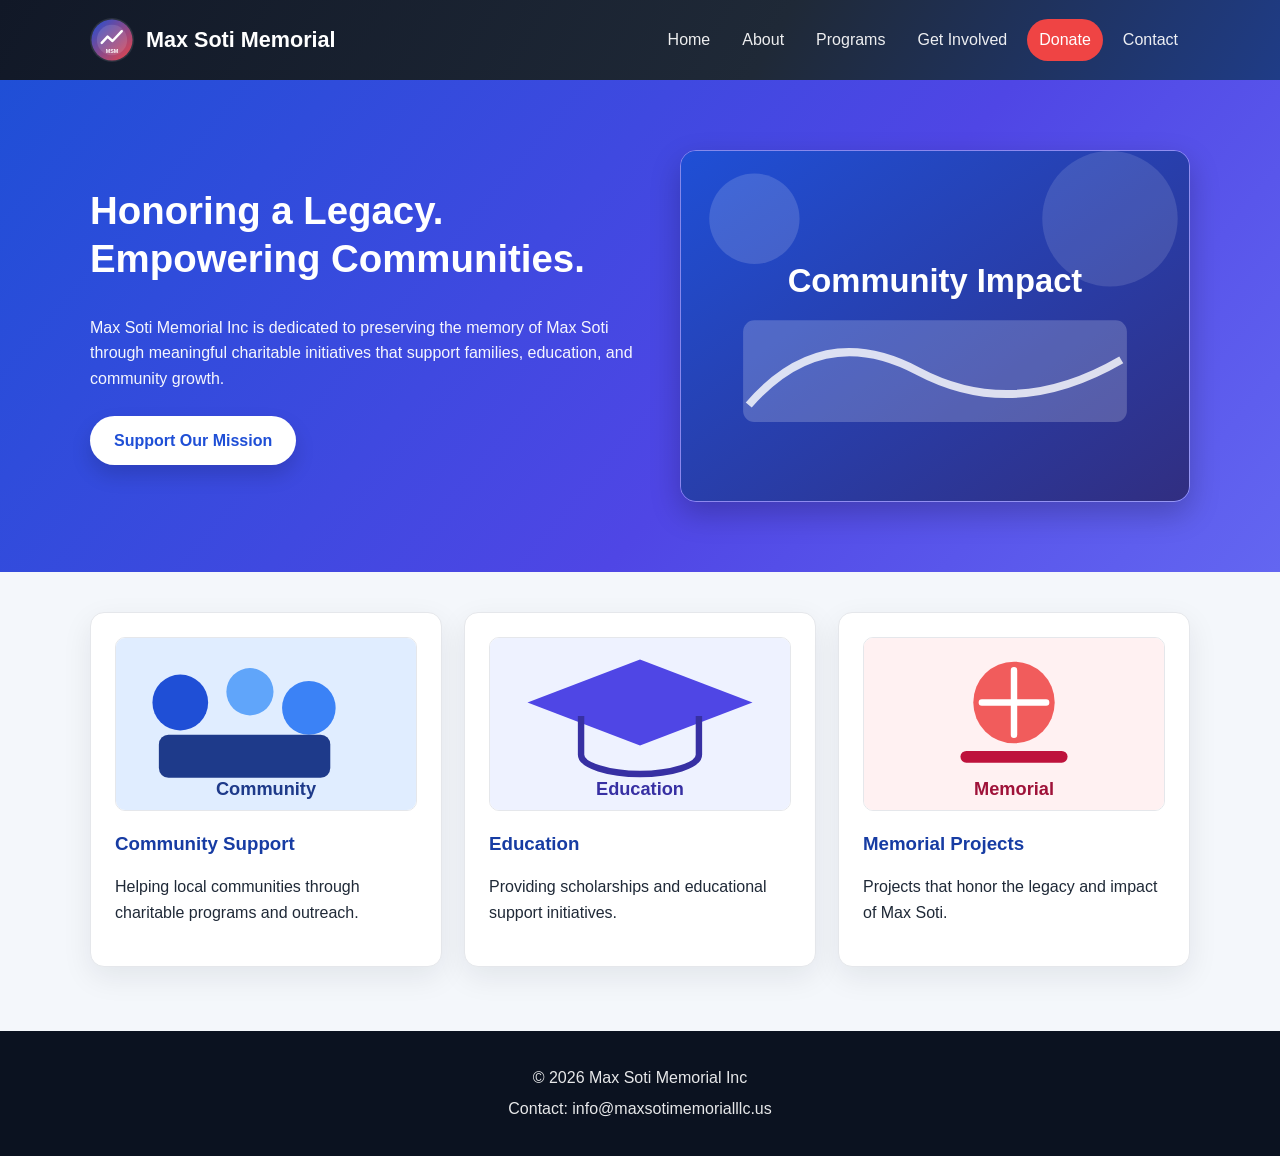
<file: index.html>
<!DOCTYPE html>
<html lang="en">
<head>
<meta charset="UTF-8">
<meta name="viewport" content="width=device-width, initial-scale=1.0">

<title>Max Soti Memorial Inc</title>

<link rel="stylesheet" href="css/style.css">

<meta name="description" content="Max Soti Memorial Inc is a nonprofit organization dedicated to honoring the legacy of Max Soti and supporting community initiatives.">

</head>

<body>

<header>

<div class="container nav">

<h1 class="brand-title"><img src="images/logo.svg" alt="Max Soti Memorial logo" class="brand-logo">Max Soti Memorial</h1>

<nav>
<a href="index.html">Home</a>
<a href="about.html">About</a>
<a href="programs.html">Programs</a>
<a href="get-involved.html">Get Involved</a>
<a href="donate.html" class="donate-btn">Donate</a>
<a href="contact.html">Contact</a>
</nav>

</div>

</header>

<section class="hero">
<div class="hero-content container">
  <div>
    <h2>Honoring a Legacy. Empowering Communities.</h2>

    <p>
    Max Soti Memorial Inc is dedicated to preserving the memory of Max Soti
    through meaningful charitable initiatives that support families,
    education, and community growth.
    </p>

    <a class="cta" href="donate.html">Support Our Mission</a>
  </div>

  <img src="images/hero-photo.svg" alt="Illustration of community impact" class="hero-image">
</div>
</section>

<section class="features container">

<div class="feature">
<img src="images/community.svg" alt="Community support illustration" class="card-image">
<h3>Community Support</h3>
<p>Helping local communities through charitable programs and outreach.</p>
</div>

<div class="feature">
<img src="images/education.svg" alt="Education support illustration" class="card-image">
<h3>Education</h3>
<p>Providing scholarships and educational support initiatives.</p>
</div>

<div class="feature">
<img src="images/memorial.svg" alt="Memorial projects illustration" class="card-image">
<h3>Memorial Projects</h3>
<p>Projects that honor the legacy and impact of Max Soti.</p>
</div>

</section>

<footer>

<p>
© 2026 Max Soti Memorial Inc
</p>

<p>
Contact: info@maxsotimemorialllc.us
</p>

</footer>

</body>
</html>
</file>
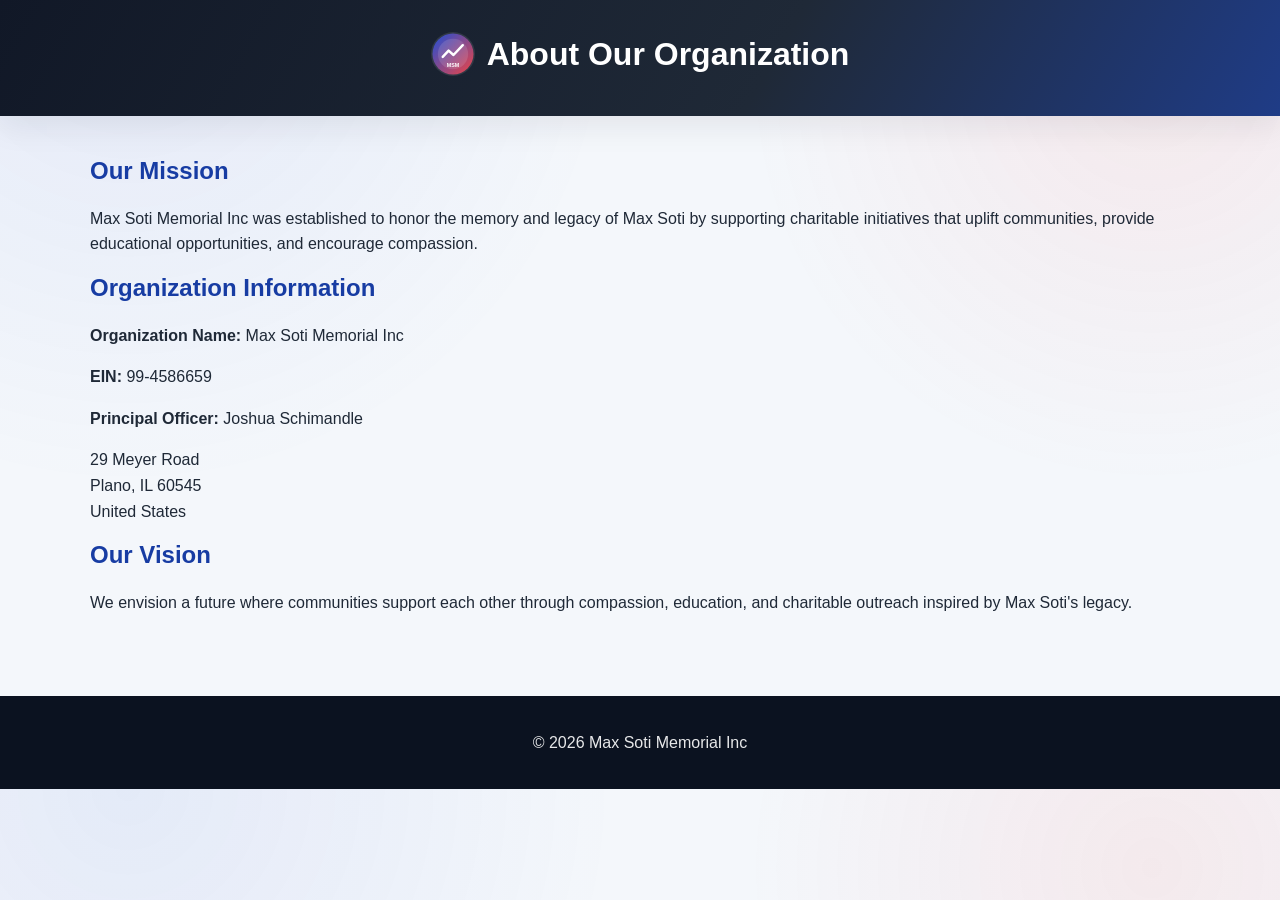
<file: about.html>
<!DOCTYPE html>
<html lang="en">
<head>

<meta charset="UTF-8">
<meta name="viewport" content="width=device-width, initial-scale=1.0">

<title>About | Max Soti Memorial Inc</title>

<link rel="stylesheet" href="css/style.css">

</head>

<body>

<header class="sub-header">
<h1 class="center-title"><img src="images/logo.svg" alt="Max Soti Memorial logo" class="brand-logo">About Our Organization</h1>
</header>

<section class="container">

<h2>Our Mission</h2>

<p>
Max Soti Memorial Inc was established to honor the memory and legacy of Max Soti
by supporting charitable initiatives that uplift communities,
provide educational opportunities, and encourage compassion.
</p>

<h2>Organization Information</h2>

<p><strong>Organization Name:</strong> Max Soti Memorial Inc</p>

<p><strong>EIN:</strong> 99-4586659</p>

<p><strong>Principal Officer:</strong> Joshua Schimandle</p>

<p>
29 Meyer Road<br>
Plano, IL 60545<br>
United States
</p>

<h2>Our Vision</h2>

<p>
We envision a future where communities support each other through compassion,
education, and charitable outreach inspired by Max Soti's legacy.
</p>

</section>

<footer>
<p>© 2026 Max Soti Memorial Inc</p>
</footer>

</body>
</html>
</file>
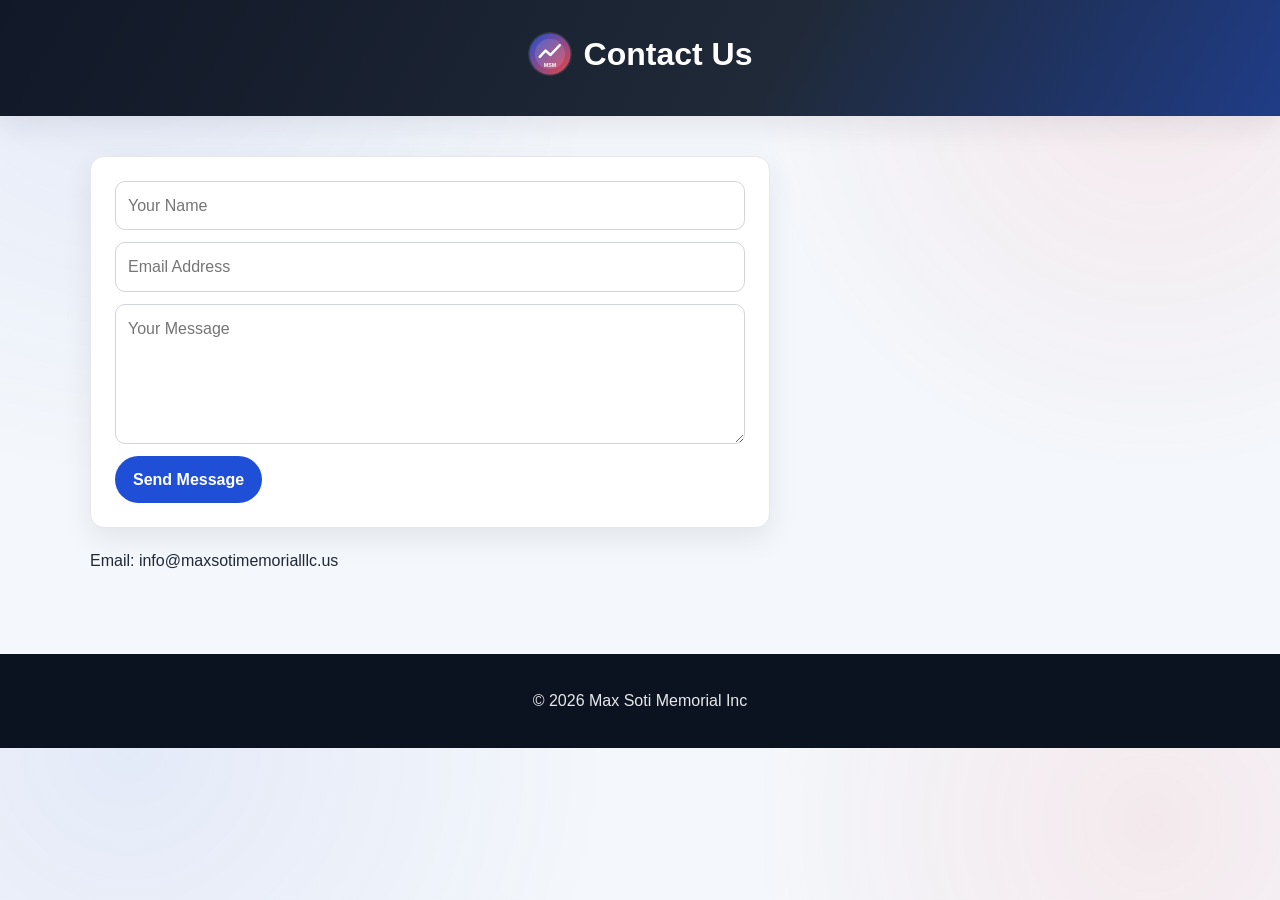
<file: contact.html>
<!DOCTYPE html>
<html lang="en">
<head>

<meta charset="UTF-8">
<meta name="viewport" content="width=device-width, initial-scale=1.0">

<title>Contact Us</title>

<link rel="stylesheet" href="css/style.css">

</head>

<body>

<header class="sub-header">
<h1 class="center-title"><img src="images/logo.svg" alt="Max Soti Memorial logo" class="brand-logo">Contact Us</h1>
</header>

<section class="container">

<form>

<input type="text" placeholder="Your Name" required>

<input type="email" placeholder="Email Address" required>

<textarea placeholder="Your Message"></textarea>

<button type="submit">Send Message</button>

</form>

<p>Email: info@maxsotimemorialllc.us</p>

</section>

<footer>
<p>© 2026 Max Soti Memorial Inc</p>
</footer>

</body>
</html>
</file>
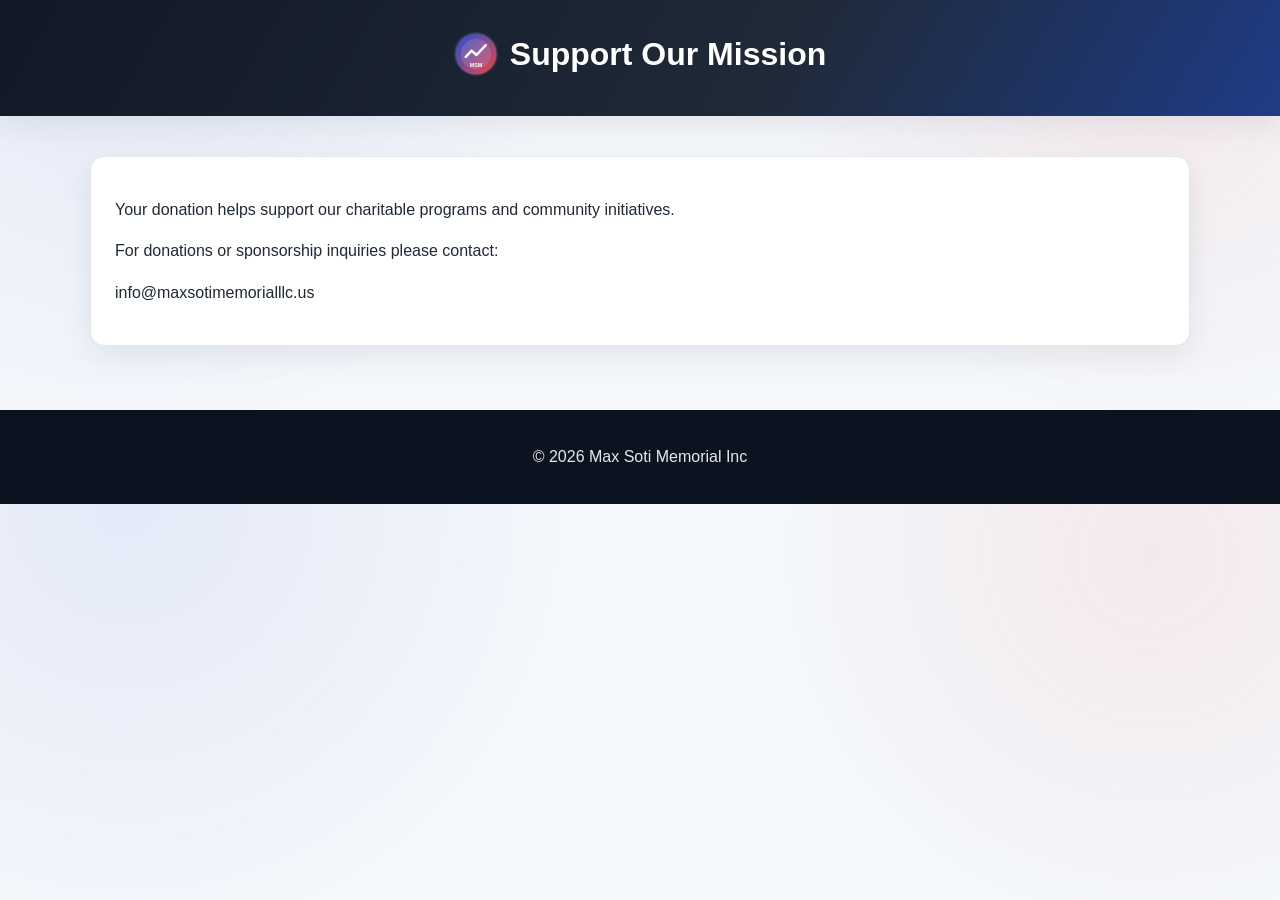
<file: donate.html>
<!DOCTYPE html>
<html lang="en">
<head>

<meta charset="UTF-8">
<meta name="viewport" content="width=device-width, initial-scale=1.0">

<title>Donate</title>

<link rel="stylesheet" href="css/style.css">

</head>

<body>

<header class="sub-header">
<h1 class="center-title"><img src="images/logo.svg" alt="Max Soti Memorial logo" class="brand-logo">Support Our Mission</h1>
</header>

<section class="container">

<div class="program">
<p>
Your donation helps support our charitable programs and community initiatives.
</p>



<p>
For donations or sponsorship inquiries please contact:
</p>

<p>
info@maxsotimemorialllc.us
</p>
</div>

</section>

<footer>
<p>© 2026 Max Soti Memorial Inc</p>
</footer>

</body>
</html>
</file>
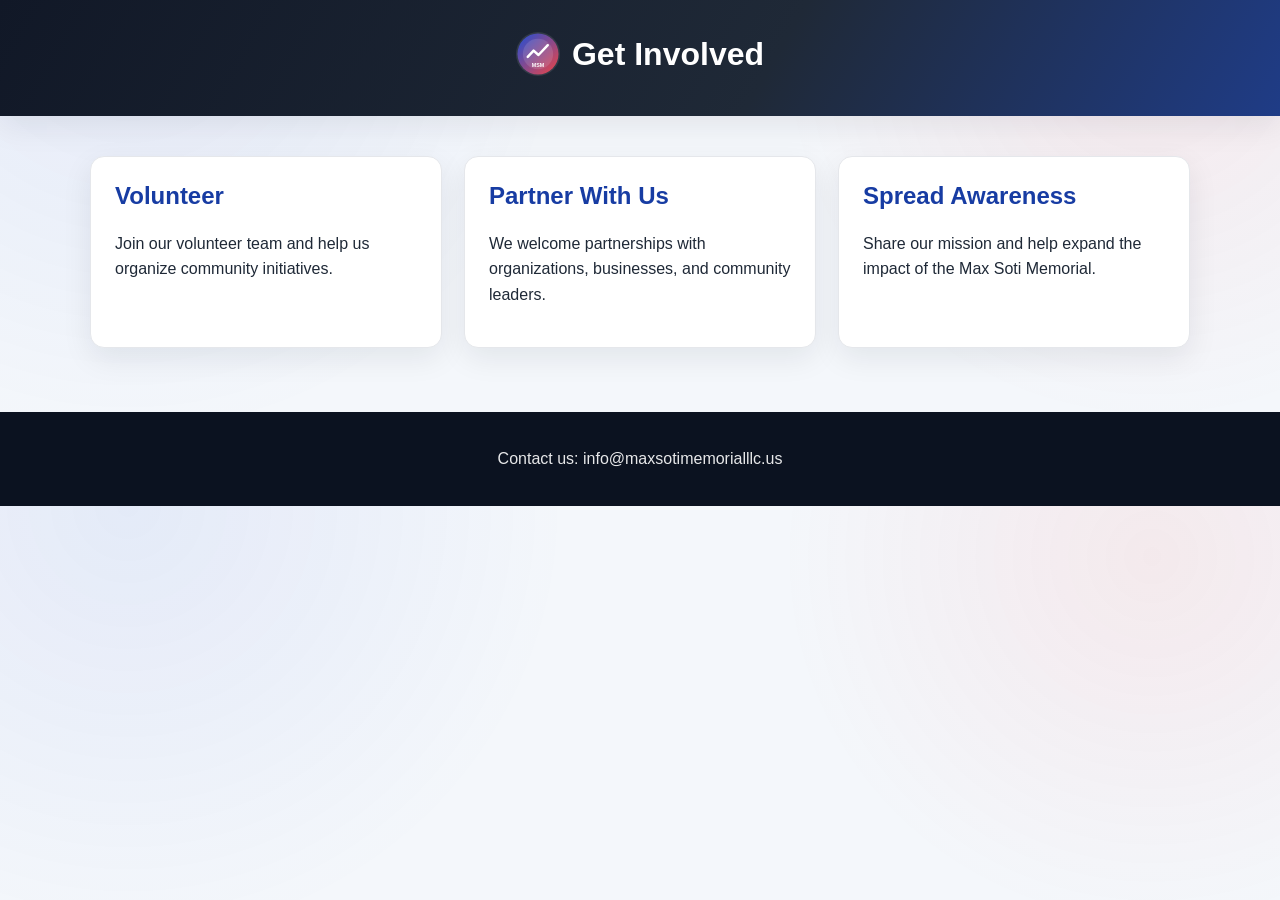
<file: get-involved.html>
<!DOCTYPE html>
<html lang="en">
<head>

<meta charset="UTF-8">
<meta name="viewport" content="width=device-width, initial-scale=1.0">

<title>Get Involved</title>

<link rel="stylesheet" href="css/style.css">

</head>

<body>

<header class="sub-header">
<h1 class="center-title"><img src="images/logo.svg" alt="Max Soti Memorial logo" class="brand-logo">Get Involved</h1>
</header>

<section class="container involvement-grid">

<div class="program">
<h2>Volunteer</h2>
<p>
Join our volunteer team and help us organize community initiatives.
</p>
</div>

<div class="program">
<h2>Partner With Us</h2>
<p>
We welcome partnerships with organizations, businesses, and community leaders.
</p>
</div>

<div class="program">
<h2>Spread Awareness</h2>
<p>
Share our mission and help expand the impact of the Max Soti Memorial.
</p>
</div>

</section>

<footer>
<p>Contact us: info@maxsotimemorialllc.us</p>
</footer>

</body>
</html>
</file>
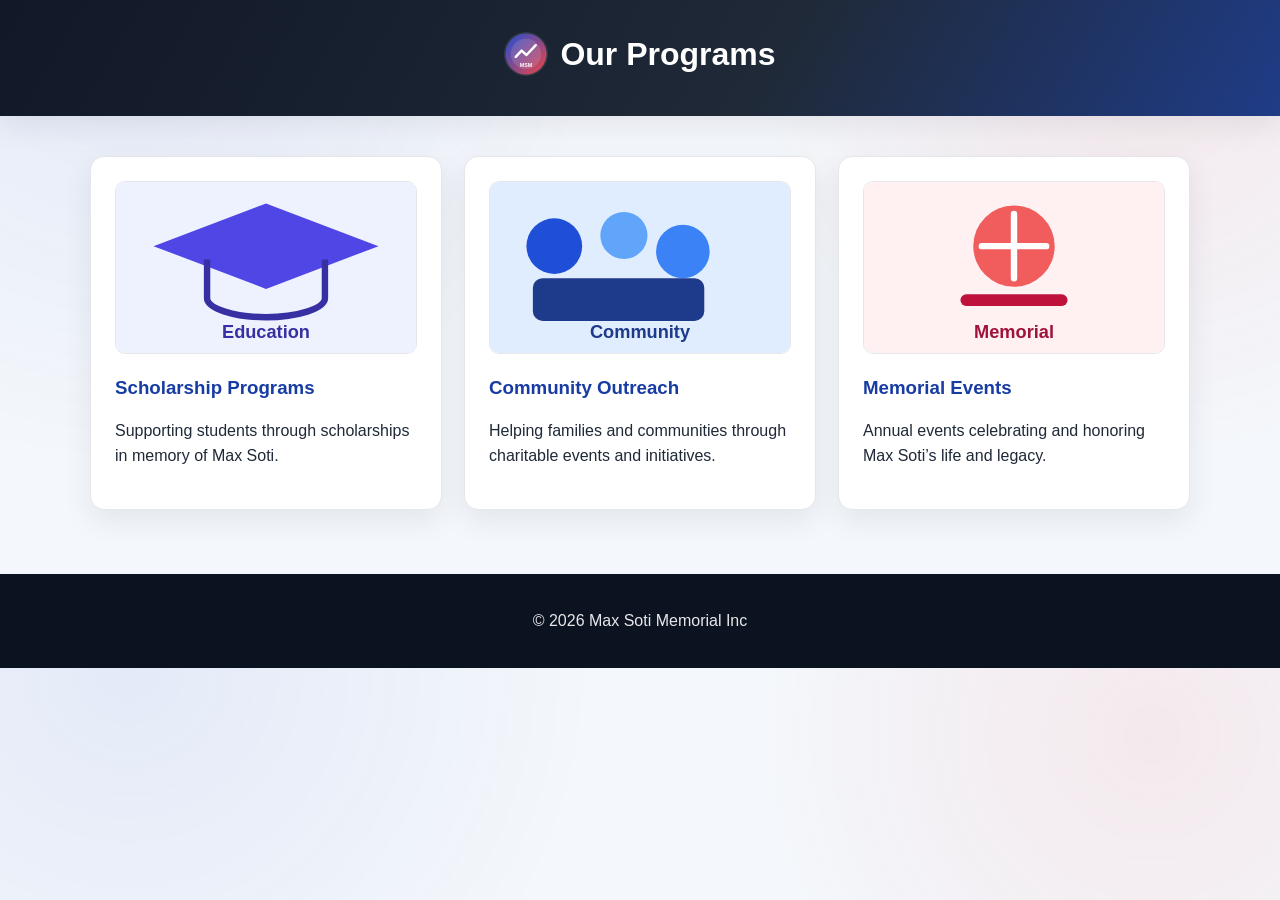
<file: programs.html>
<!DOCTYPE html>
<html lang="en">
<head>

<meta charset="UTF-8">
<meta name="viewport" content="width=device-width, initial-scale=1.0">

<title>Programs</title>

<link rel="stylesheet" href="css/style.css">

</head>

<body>

<header class="sub-header">
<h1 class="center-title"><img src="images/logo.svg" alt="Max Soti Memorial logo" class="brand-logo">Our Programs</h1>
</header>

<section class="container features">

<div class="program">
<img src="images/education.svg" alt="Scholarship program photo" class="card-image">
<h3>Scholarship Programs</h3>
<p>
Supporting students through scholarships in memory of Max Soti.
</p>
</div>

<div class="program">
<img src="images/community.svg" alt="Community outreach photo" class="card-image">
<h3>Community Outreach</h3>
<p>
Helping families and communities through charitable events and initiatives.
</p>
</div>

<div class="program">
<img src="images/memorial.svg" alt="Memorial events photo" class="card-image">
<h3>Memorial Events</h3>
<p>
Annual events celebrating and honoring Max Soti’s life and legacy.
</p>
</div>

</section>

<footer>
<p>© 2026 Max Soti Memorial Inc</p>
</footer>

</body>
</html>
</file>
<file: css/style.css>
:root {
  --primary: #1f4fd6;
  --primary-dark: #173ca3;
  --accent: #ef4444;
  --text: #1f2937;
  --surface: #ffffff;
  --bg: #f4f7fb;
  --border: #e5e7eb;
  --shadow: 0 10px 30px rgba(15, 23, 42, 0.08);
}

* {
  box-sizing: border-box;
}

body {
  font-family: "Segoe UI", Arial, sans-serif;
  margin: 0;
  color: var(--text);
  background:
    radial-gradient(circle at 10% 0%, rgba(31, 79, 214, 0.08), transparent 35%),
    radial-gradient(circle at 90% 10%, rgba(239, 68, 68, 0.08), transparent 30%),
    var(--bg);
  line-height: 1.6;
}

header {
  background: linear-gradient(120deg, #111827, #1f2937 60%, #1f4fd6 140%);
  color: white;
  padding: 18px 0;
  box-shadow: var(--shadow);
}

.sub-header {
  text-align: center;
  padding: 32px 20px;
}

h1,
h2,
h3 {
  margin-top: 0;
  line-height: 1.25;
}

p {
  color: var(--text);
}

.container {
  width: min(1100px, calc(100% - 2rem));
  margin: 0 auto;
  padding: 40px 0;
}

.brand-title,
.center-title {
  margin: 0;
  display: inline-flex;
  align-items: center;
  gap: 12px;
}

.brand-logo {
  width: 44px;
  height: 44px;
  border-radius: 999px;
  background: rgba(255, 255, 255, 0.1);
}

.nav {
  display: flex;
  justify-content: space-between;
  align-items: center;
  gap: 18px;
  padding-top: 0;
  padding-bottom: 0;
}

.nav h1 {
  margin: 0;
  font-size: 1.35rem;
}

nav {
  display: flex;
  flex-wrap: wrap;
  gap: 8px;
  justify-content: flex-end;
}

nav a {
  color: rgba(255, 255, 255, 0.92);
  text-decoration: none;
  padding: 8px 12px;
  border-radius: 999px;
  transition: background-color 0.2s ease, transform 0.2s ease;
}

nav a:hover {
  background: rgba(255, 255, 255, 0.15);
  transform: translateY(-1px);
}

.hero {
  background: linear-gradient(130deg, #1f4fd6 0%, #4f46e5 60%, #6366f1 100%);
  color: white;
  padding: 70px 0;
}

.hero-content {
  display: grid;
  grid-template-columns: 1.1fr 1fr;
  gap: 28px;
  align-items: center;
  padding-top: 0;
  padding-bottom: 0;
}

.hero h2 {
  font-size: clamp(1.8rem, 3vw, 2.8rem);
}

.hero p {
  max-width: 760px;
  margin: 0.75rem 0 0;
  color: rgba(255, 255, 255, 0.95);
}

.hero-image {
  width: 100%;
  border-radius: 16px;
  border: 1px solid rgba(255, 255, 255, 0.35);
  box-shadow: 0 12px 30px rgba(0, 0, 0, 0.22);
}

.cta {
  display: inline-block;
  margin-top: 24px;
  padding: 12px 24px;
  background: white;
  color: var(--primary);
  text-decoration: none;
  border-radius: 999px;
  font-weight: 600;
  box-shadow: 0 10px 20px rgba(0, 0, 0, 0.15);
  transition: transform 0.2s ease, box-shadow 0.2s ease;
}

.cta:hover {
  transform: translateY(-2px);
  box-shadow: 0 14px 22px rgba(0, 0, 0, 0.2);
}

.features,
.involvement-grid {
  display: grid;
  grid-template-columns: repeat(3, minmax(0, 1fr));
  gap: 22px;
}

.feature,
.program {
  background: var(--surface);
  padding: 24px;
  border-radius: 14px;
  box-shadow: var(--shadow);
  border: 1px solid var(--border);
}

.card-image {
  width: 100%;
  border-radius: 10px;
  margin-bottom: 14px;
  border: 1px solid var(--border);
}

.feature h3,
.program h3,
section.container h2 {
  color: var(--primary-dark);
}

form {
  background: var(--surface);
  border: 1px solid var(--border);
  box-shadow: var(--shadow);
  border-radius: 14px;
  padding: 24px;
  display: grid;
  gap: 12px;
  max-width: 680px;
  margin-bottom: 20px;
}

input,
textarea,
button {
  font: inherit;
}

input,
textarea {
  width: 100%;
  padding: 11px 12px;
  border: 1px solid #d1d5db;
  border-radius: 10px;
  background: #fff;
}

textarea {
  min-height: 140px;
  resize: vertical;
}

button,
.donate-button {
  border: 0;
  border-radius: 999px;
  padding: 11px 18px;
  font-weight: 600;
  background: var(--primary);
  color: #fff;
  width: fit-content;
  cursor: pointer;
  transition: background-color 0.2s ease, transform 0.2s ease;
}

button:hover,
.donate-button:hover {
  background: var(--primary-dark);
  transform: translateY(-1px);
}

.donate-btn {
  background: var(--accent);
  color: #fff;
}

.donate-btn:hover {
  background: #dc2626;
}

footer {
  margin-top: 24px;
  background: #0b1220;
  color: rgba(255, 255, 255, 0.9);
  text-align: center;
  padding: 28px 20px;
}

footer p {
  margin: 6px 0;
  color: inherit;
}

@media (max-width: 860px) {
  .nav {
    flex-direction: column;
    align-items: flex-start;
  }

  nav {
    justify-content: flex-start;
  }

  .hero-content,
  .features,
  .involvement-grid {
    grid-template-columns: 1fr;
  }

  .hero {
    padding: 56px 0;
  }
}
</file>
